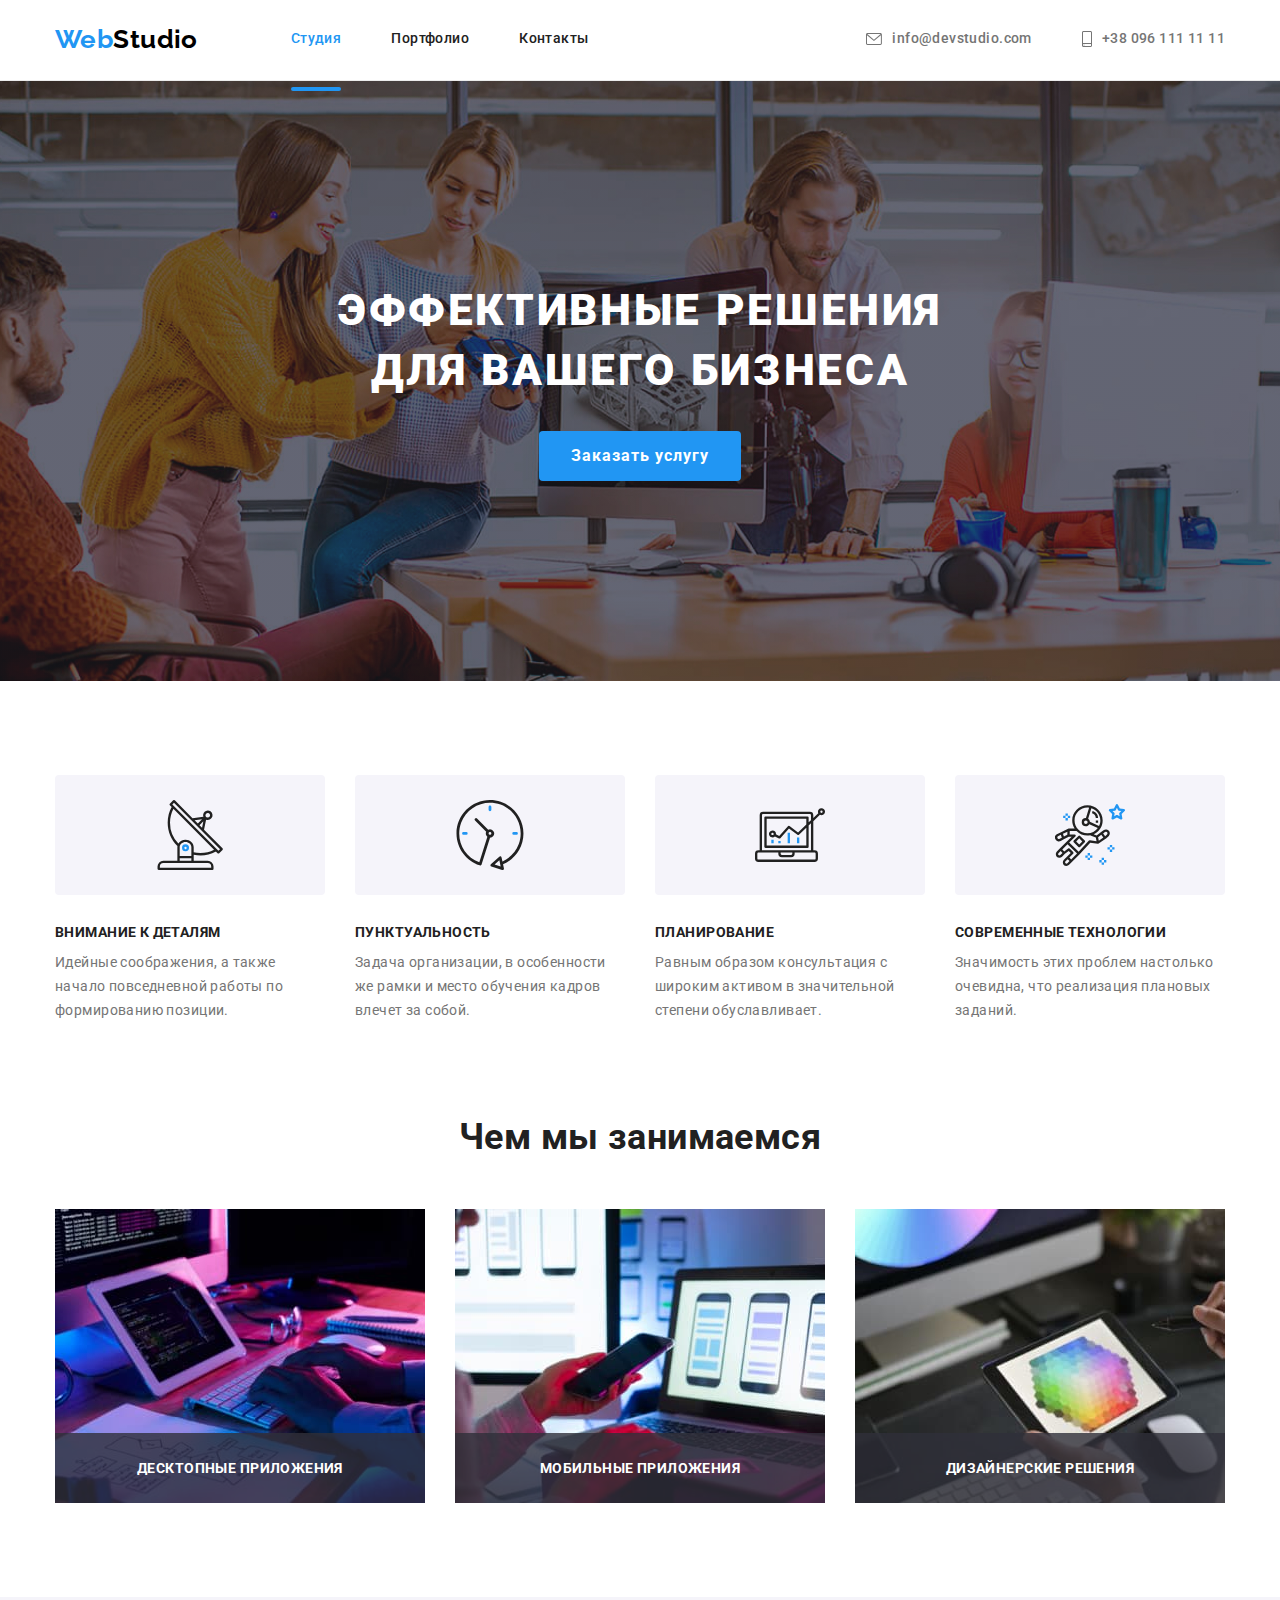
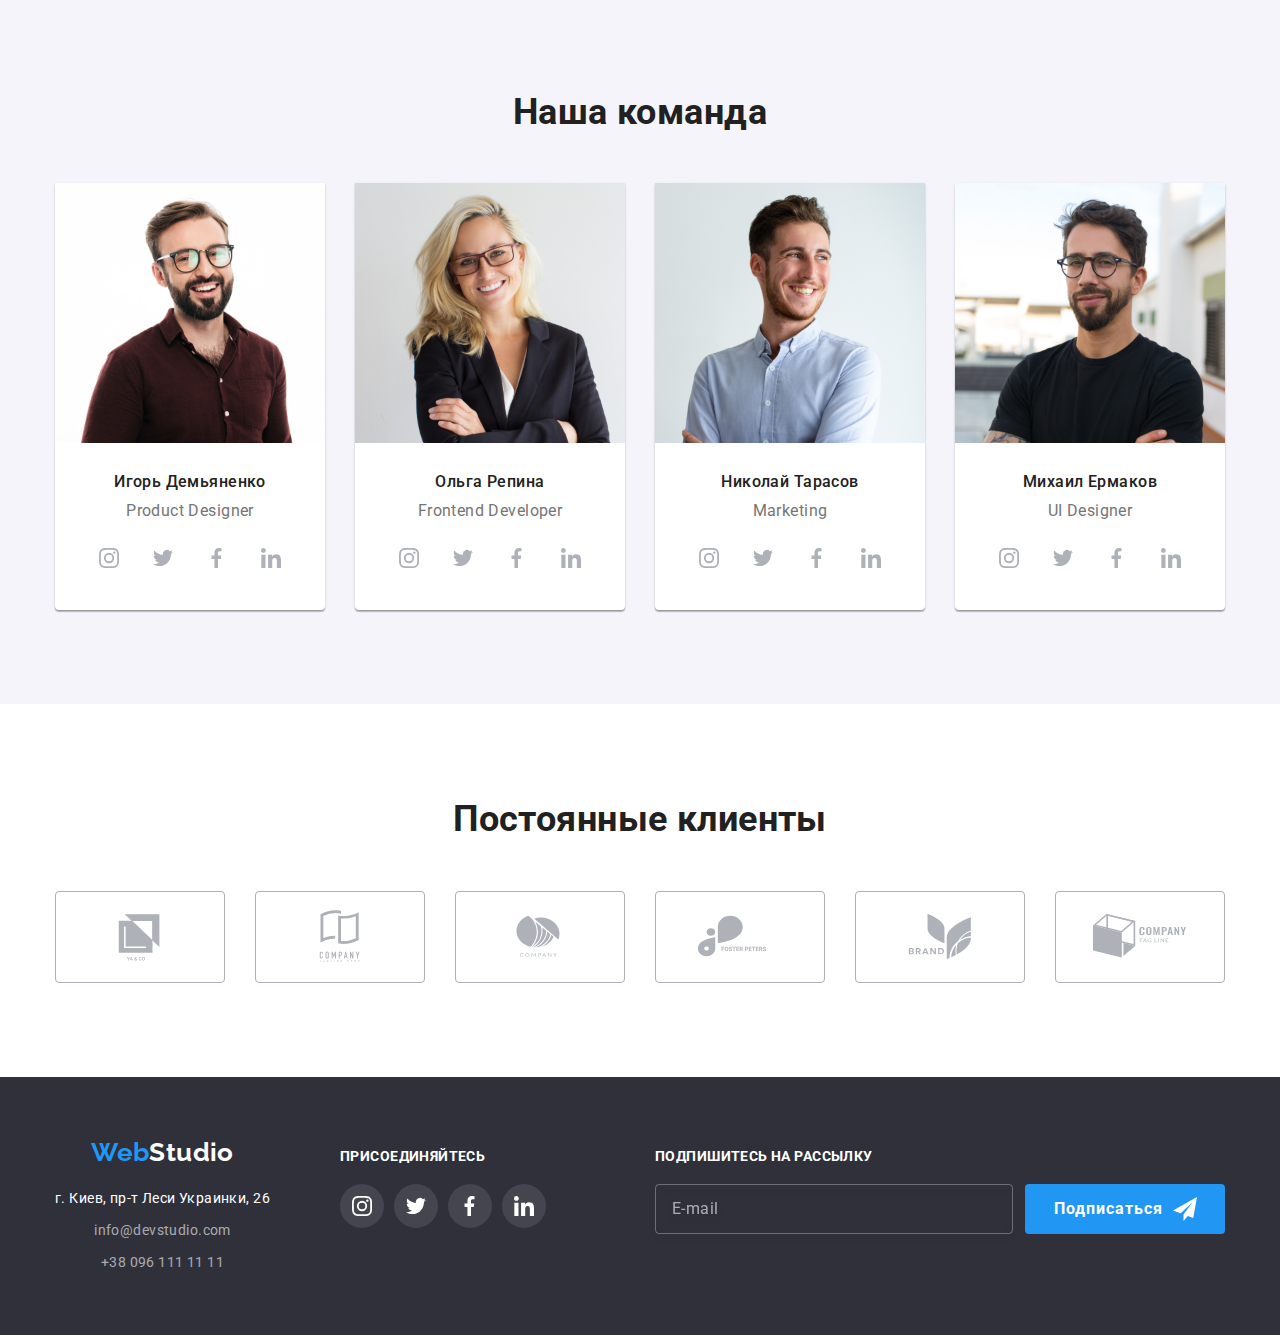
<file: index.html>
<!DOCTYPE html>
<html lang="ru">
  <head>
    <meta charset="UTF-8" />
    <meta http-equiv="X-UA-Compatible" content="IE=edge" />
    <meta name="viewport" content="width=device-width, initial-scale=1.0" />
    <title>Document</title>
    <link rel="preconnect" href="https://fonts.googleapis.com" />
    <link rel="preconnect" href="https://fonts.gstatic.com" crossorigin />
    <link
      href="https://fonts.googleapis.com/css2?family=Raleway:wght@700&family=Roboto:wght@400;500;700;900&display=swap"
      rel="stylesheet"
    />
    <link
      rel="stylesheet"
      href="https://cdnjs.cloudflare.com/ajax/libs/modern-normalize/1.1.0/modern-normalize.min.css"
    />
    <link rel="stylesheet" href="./css/main.min.css" />
  </head>
  <body>
    <!--верхушка сайта-->
    <header class="header">
      <div class="container header__container">
        <nav class="nav">
          <a class="logo link-l" href="./index.html" lang="en"
            ><span class="logo__word logo__word--color">Web</span>Studio</a
          >
          <ul class="site-nav list">
            <li class="item site-nav__item">
              <a class="site-nav__link link current" href="./index.html"
                >Студия</a
              >
            </li>
            <li class="item site-nav__item">
              <a class="site-nav__link link" href="./portfolio.html"
                >Портфолио</a
              >
            </li>
            <li class="item site-nav__item">
              <a class="site-nav__link link" href="">Контакты</a>
            </li>
          </ul>
        </nav>

        <ul class="list contacts header__contacts">
          <li class="item contacts__item">
            <a class="contacts__link link" href="mailto:info@devstudio.com">
              <svg class="contacts__icon" width="16" height="12">
                <use href="./symbol-defs.svg#icon-envelope"></use>
              </svg>
              info@devstudio.com</a
            >
          </li>
          <li class="item contacts__item">
            <a class="contacts__link link" href="tel:+380961111111">
              <svg class="contacts__icon" width="10" height="16">
                <use href="./symbol-defs.svg#icon-phone"></use>
              </svg>
              +38 096 111 11 11</a
            >
          </li>
        </ul>
      </div>

      <!-- MOBILE MENU -->
      <div class="container mob-menu">
        <div class="mobile-header">
          <a class="logo link-l" href="./index.html" lang="en"
            ><span class="logo__word logo__word--color">Web</span>Studio</a
          >
          <button type="button" class="btn-menu-open">
            <svg class="menu-icon" width="40" height="40">
              <use href="./symbol-defs.svg#icon-menu_40px"></use>
            </svg>
          </button>
        </div>
        <div class="site-menu is-hidden">
          <div class="additional-container-top">
            <button class="btn-menu-close">
              <svg class="menu-icon" width="40" height="40">
                <use href="./symbol-defs-1.svg#icon-close-btn"></use>
              </svg>
            </button>
            <ul class="site-menu__list list">
              <li class="item site-menu__item">
                <a class="site-menu__link link" href="./index.html">Студия</a>
              </li>
              <li class="item site-menu__item">
                <a class="site-menu__link link" href="./portfolio.html"
                  >Портфолио</a
                >
              </li>
              <li class="item site-menu__item">
                <a class="site-menu__link link" href="">Контакты</a>
              </li>
            </ul>
          </div>
          <div class="additional-container-bottom">
            <ul class="list menu-contacts">
              <li class="item menu-contacts__item menu-contacts__item-tell">
                <a class="menu-contacts__link link" href="tel:+380961111111">
                  +38 096 111 11 11</a
                >
              </li>
              <li class="item menu-contacts__item menu-contacts__item-email">
                <a
                  class="menu-contacts__link link"
                  href="mailto:info@devstudio.com"
                >
                  info@devstudio.com</a
                >
              </li>
            </ul>
            <ul class="media-links list">
              <li class="media-links__item instagram">
                <a href="" class="media-links__link link" lang="en"
                  >Instagram</a
                >
              </li>
              <li class="media-links__item twitter">
                <a href="" class="media-links__link link" lang="en">Twitter</a>
              </li>
              <li class="media-links__item facebook">
                <a href="" class="media-links__link link" lang="en">Facebook</a>
              </li>
              <li class="media-links__item">
                <a href="" class="media-links__link link" lang="en">Linkedin</a>
              </li>
            </ul>
          </div>
        </div>
      </div>
    </header>

    <!--Main body-->
    <main>
      <section class="hero">
        <div class="container">
          <h1 class="hero__title">Эффективные решения для вашего бизнеса</h1>
          <button class="hero__btn btn" type="button" data-modal-open>
            Заказать услугу
          </button>
        </div>
      </section>
      <!--Наши сильные стороны-->
      <section class="strength section">
        <div class="container strength-container">
          <!--Invisible h2-->
          <h2 class="strength__heading heading visually-hidden">
            Наши сильные стороны
          </h2>
          <ul class="features list">
            <li class="features__item">
              <div class="features__icon-bg">
                <svg class="features__icon" width="70" height="70">
                  <use href="./symbol-defs.svg#icon-satelite"></use>
                </svg>
              </div>
              <h3 class="features__title">Внимание к деталям</h3>
              <p class="features__text">
                Идейные соображения, а также начало повседневной работы по
                формированию позиции.
              </p>
            </li>
            <li class="features__item">
              <div class="features__icon-bg">
                <svg class="features__icon" width="70" height="70">
                  <use href="./symbol-defs.svg#icon-clock"></use>
                </svg>
              </div>
              <h3 class="features__title">Пунктуальность</h3>
              <p class="features__text">
                Задача организации, в особенности же рамки и место обучения
                кадров влечет за собой.
              </p>
            </li>
            <li class="features__item">
              <div class="features__icon-bg">
                <svg class="features__icon" width="70" height="70">
                  <use href="./symbol-defs.svg#icon-notebook"></use>
                </svg>
              </div>
              <h3 class="features__title">Планирование</h3>
              <p class="features__text">
                Равным образом консультация с широким активом в значительной
                степени обуславливает.
              </p>
            </li>
            <li class="features__item">
              <div class="features__icon-bg">
                <svg class="features__icon" width="70" height="70">
                  <use href="./symbol-defs.svg#icon-astronaut"></use>
                </svg>
              </div>
              <h3 class="features__title">Современные технологии</h3>
              <p class="features__text">
                Значимость этих проблем настолько очевидна, что реализация
                плановых заданий.
              </p>
            </li>
          </ul>
        </div>
      </section>

      <!--Чем мы занимаемся-->
      <section class="specification section">
        <div class="container">
          <h2 class="specification__heading heading">Чем мы занимаемся</h2>
          <ul class="services list">
            <li class="services__item item">
              <img
                srcset="./images/work1.jpg 1x, ./images/work1-2x.jpeg 2x"
                src="./images/work1.jpg"
                alt="Работа на планшете"
                width="370"
              />
              <p class="services__name">Десктопные приложения</p>
            </li>
            <li class="services__item item">
              <img
                srcset="./images/work2.jpg 1x, ./images/work2-2x.jpeg 2x"
                src="./images/work2.jpg"
                alt="Синхронизация с ноутбуком"
                width="370"
              />
              <p class="services__name">Мобильные приложения</p>
            </li>
            <li class="services__item item">
              <img
                srcset="./images/work3.jpg 1x, ./images/work3-2x.jpeg 2x"
                src="./images/work3.jpg"
                alt="Палитра цветов"
                width="370"
              />
              <p class="services__name">Дизайнерские решения</p>
            </li>
          </ul>
        </div>
      </section>

      <!--Наша команда-->
      <section class="team section">
        <div class="container team-container">
          <h2 class="heading">Наша команда</h2>
          <ul class="members list">
            <li class="members__item">
              <picture>
                <source
                  srcset="
                    ./images/demiyanenko.jpg    1x,
                    ./images/demiyanenko-2x.jpg 2x
                  "
                  media="(min-width: 270px)"
                />
                <source
                  srcset="
                    ./images/demiyanenko-tablet.jpg    1x,
                    ./images/demiyanenko-tablet-2x.jpg 2x
                  "
                  media="(min-width: 354px)"
                />
                <source
                  srcset="
                    ./images/demiyanenko-mob.jpg    1x,
                    ./images/demiyanenko-mob-2x.jpg 2x
                  "
                  media="(min-width: 450px)"
                />
                <img
                  src="./images/demiyanenko.jpg"
                  width="270"
                  alt="Игорь Демьяненко"
                  class="members__image"
                />
              </picture>
              <div class="member-info">
                <h3 class="member-info__name">Игорь Демьяненко</h3>
                <p lang="en" class="member-info__position">Product Designer</p>
                <ul class="socials member-info__socials list">
                  <li class="socials__item">
                    <a class="socials__link link" href="">
                      <svg class="socials__icon" width="20" height="20">
                        <use href="./symbol-defs.svg#icon-instagram"></use>
                      </svg>
                    </a>
                  </li>
                  <li class="socials__item">
                    <a class="socials__link link" href="">
                      <svg class="socials__icon" width="20" height="20">
                        <use href="./symbol-defs.svg#icon-twitter"></use>
                      </svg>
                    </a>
                  </li>
                  <li class="socials__item">
                    <a class="socials__link link" href="">
                      <svg class="socials__icon" width="20" height="20">
                        <use href="./symbol-defs.svg#icon-fb"></use>
                      </svg>
                    </a>
                  </li>
                  <li class="socials__item">
                    <a class="socials__link link" href="">
                      <svg class="socials__icon" width="20" height="20">
                        <use href="./symbol-defs.svg#icon-linkedin"></use>
                      </svg>
                    </a>
                  </li>
                </ul>
              </div>
            </li>
            <li class="members__item">
              <picture>
                <source
                  srcset="./images/repina.jpg 1x, ./images/repina-2x.jpg 2x"
                  media="(min-width: 270px)"
                />
                <source
                  srcset="
                    ./images/repina-tablet.jpg    1x,
                    ./images/repina-tablet-2x.jpg 2x
                  "
                  media="(min-width: 354px)"
                />
                <source
                  srcset="
                    ./images/repina-mob.jpg    1x,
                    ./images/repina-mob-2x.jpg 2x
                  "
                  media="(min-width: 450px)"
                />
                <img
                  src="./images/repina.jpg"
                  alt="Ольга Репина"
                  width="270"
                  class="members__image"
                />
              </picture>

              <div class="member-info">
                <h3 class="member-info__name">Ольга Репина</h3>
                <p lang="en" class="member-info__position">
                  Frontend Developer
                </p>
                <ul class="socials member-info__socials list">
                  <li class="socials__item">
                    <a class="socials__link link" href="">
                      <svg class="socials__icon" width="20" height="20">
                        <use href="./symbol-defs.svg#icon-instagram"></use>
                      </svg>
                    </a>
                  </li>
                  <li class="socials__item">
                    <a class="socials__link link" href="">
                      <svg class="socials__icon" width="20" height="20">
                        <use href="./symbol-defs.svg#icon-twitter"></use>
                      </svg>
                    </a>
                  </li>
                  <li class="socials__item">
                    <a class="socials__link link" href="">
                      <svg class="socials__icon" width="20" height="20">
                        <use href="./symbol-defs.svg#icon-fb"></use>
                      </svg>
                    </a>
                  </li>
                  <li class="socials__item">
                    <a class="socials__link link" href="">
                      <svg class="socials__icon" width="20" height="20">
                        <use href="./symbol-defs.svg#icon-linkedin"></use>
                      </svg>
                    </a>
                  </li>
                </ul>
              </div>
            </li>
            <li class="members__item">
              <picture>
                <source
                  srcset="./images/tarasov.jpg 1x, ./images/tarasov-2x.jpg 2x"
                  media="(min-width: 270px)"
                />
                <source
                  srcset="
                    ./images/tarasov-tablet.jpg    1x,
                    ./images/tarasov-tablet-2x.jpg 2x
                  "
                  media="(min-width: 354px)"
                />
                <source
                  srcset="
                    ./images/tarasov-mob.jpg    1x,
                    ./images/tarasov-mob-2x.jpg 2x
                  "
                  media="(min-width: 450px)"
                />
                <img
                  src="./images/tarasov.jpg"
                  alt="Николай Тарасов"
                  width="270"
                  class="members__image"
                />
              </picture>

              <div class="member-info">
                <h3 class="member-info__name">Николай Тарасов</h3>
                <p lang="en" class="member-info__position">Marketing</p>
                <ul class="socials member-info__socials list">
                  <li class="socials__item">
                    <a class="socials__link link" href="">
                      <svg class="socials__icon" width="20" height="20">
                        <use href="./symbol-defs.svg#icon-instagram"></use>
                      </svg>
                    </a>
                  </li>
                  <li class="socials__item">
                    <a class="socials__link link" href="">
                      <svg class="socials__icon" width="20" height="20">
                        <use href="./symbol-defs.svg#icon-twitter"></use>
                      </svg>
                    </a>
                  </li>
                  <li class="socials__item">
                    <a class="socials__link link" href="">
                      <svg class="socials__icon" width="20" height="20">
                        <use href="./symbol-defs.svg#icon-fb"></use>
                      </svg>
                    </a>
                  </li>
                  <li class="socials__item">
                    <a class="socials__link link" href="">
                      <svg class="socials__icon" width="20" height="20">
                        <use href="./symbol-defs.svg#icon-linkedin"></use>
                      </svg>
                    </a>
                  </li>
                </ul>
              </div>
            </li>
            <li class="members__item">
              <picture>
                <source
                  srcset="./images/ermakov.jpg 1x, ./images/ermakov-2-2x.jpg 2x"
                  media="(min-width: 270px)"
                />
                <source
                  srcset="
                    ./images/ermakov-tablet.jpg    1x,
                    ./images/ermakov-tablet-2x.jpg 2x
                  "
                  media="(min-width: 354px)"
                />
                <source
                  srcset="
                    ./images/ermakov-mob.jpg     1x,
                    ./images/ermakov-mob-2px.jpg 2x
                  "
                  media="(min-width: 450px)"
                />
                <img
                  src="./images/ermakov.jpg"
                  alt="Михаил Ермаков"
                  width="270"
                  class="members__image"
                />
              </picture>

              <div class="member-info">
                <h3 class="member-info__name">Михаил Ермаков</h3>
                <p lang="en" class="member-info__position">UI Designer</p>
                <ul class="socials member-info__socials list">
                  <li class="socials__item">
                    <a class="socials__link link" href="">
                      <svg class="socials__icon" width="20" height="20">
                        <use href="./symbol-defs.svg#icon-instagram"></use>
                      </svg>
                    </a>
                  </li>
                  <li class="socials__item">
                    <a class="socials__link link" href="">
                      <svg class="socials__icon" width="20" height="20">
                        <use href="./symbol-defs.svg#icon-twitter"></use>
                      </svg>
                    </a>
                  </li>
                  <li class="socials__item">
                    <a class="socials__link link" href="">
                      <svg class="socials__icon" width="20" height="20">
                        <use href="./symbol-defs.svg#icon-fb"></use>
                      </svg>
                    </a>
                  </li>
                  <li class="socials__item">
                    <a class="socials__link link" href="">
                      <svg class="socials__icon" width="20" height="20">
                        <use href="./symbol-defs.svg#icon-linkedin"></use>
                      </svg>
                    </a>
                  </li>
                </ul>
              </div>
            </li>
          </ul>
        </div>
      </section>

      <!--PERMANENT CLIENTS-->

      <section class="clients section">
        <div class="permanent-clients container">
          <h2 class="heading mobile-heading">Постоянные клиенты</h2>
          <ul class="clients-list list">
            <li class="clients-item">
              <a class="clients-site link" href="">
                <svg class="clients-icon" width="106" height="60">
                  <use href="./symbol-defs.svg#icon-yaco"></use>
                </svg>
              </a>
            </li>
            <li class="clients-item">
              <a class="clients-site link" href="">
                <svg class="clients-icon" width="106" height="60">
                  <use href="./symbol-defs.svg#icon-herb"></use>
                </svg>
              </a>
            </li>
            <li class="clients-item">
              <a class="clients-site link" href="">
                <svg class="clients-icon" width="106" height="60">
                  <use href="./symbol-defs.svg#icon-company"></use>
                </svg>
              </a>
            </li>
            <li class="clients-item">
              <a class="clients-site link" href="">
                <svg class="clients-icon" width="106" height="60">
                  <use href="./symbol-defs.svg#icon-foster"></use>
                </svg>
              </a>
            </li>
            <li class="clients-item">
              <a class="clients-site link" href="">
                <svg class="clients-icon" width="106" height="60">
                  <use href="./symbol-defs.svg#icon-brand"></use>
                </svg>
              </a>
            </li>
            <li class="clients-item">
              <a class="clients-site link" href="">
                <svg class="clients-icon" width="106" height="60">
                  <use href="./symbol-defs.svg#icon-tag-line"></use>
                </svg>
              </a>
            </li>
          </ul>
        </div>
      </section>
    </main>

    <!--Footer-->
    <footer class="footer">
      <div class="container">
        <div class="container-address">
          <a class="logo link-l" href="./index.html" lang="en"
            ><span class="logo__word logo__word--color">Web</span
            ><span class="studio">Studio</span></a
          >
          <address class="address">
            <ul class="address-list list">
              <li class="address-item">
                <a
                  class="address-link link"
                  href="https://www.google.com/maps/d/viewer?mid=10uSM3H-mIU3GznYo2szRIEphczw&hl=en_US&ll=50.42732700000001%2C30.538092&z=17"
                  target="_blank"
                  rel="nofollow noopener noreferrer"
                >
                  г. Киев, пр-т Леси Украинки, 26</a
                >
              </li>
              <li class="address-item">
                <a class="contacts-link link" href="mailto:info@devstudio.com"
                  >info@devstudio.com</a
                >
              </li>
              <li class="address-item">
                <a class="contacts-link link" href="tel:+380961111111"
                  >+38 096 111 11 11</a
                >
              </li>
            </ul>
          </address>
        </div>
        <div class="container-media">
          <p class="media-header">Присоединяйтесь</p>
          <ul class="media-list list">
            <li class="media-item">
              <a class="media-link link" href="">
                <svg class="media-icon" width="20" height="20">
                  <use href="./symbol-defs.svg#icon-instagram"></use>
                </svg>
              </a>
            </li>
            <li class="media-item">
              <a class="media-link link" href="">
                <svg class="media-icon" width="20" height="20">
                  <use href="./symbol-defs.svg#icon-twitter"></use>
                </svg>
              </a>
            </li>
            <li class="media-item">
              <a class="media-link link" href="">
                <svg class="media-icon" width="20px" height="20px">
                  <use href="./symbol-defs.svg#icon-fb"></use>
                </svg>
              </a>
            </li>
            <li class="media-item">
              <a class="media-link link" href="">
                <svg class="media-icon" width="20px" height="20px">
                  <use href="./symbol-defs.svg#icon-linkedin"></use>
                </svg>
              </a>
            </li>
          </ul>
        </div>
        <div class="email-accept">
          <p class="subscribe media-header">Подпишитесь на рассылку</p>
          <form class="subscribe-form">
            <input
              type="email"
              class="email-info"
              placeholder="E-mail"
              required=""
            />
            <button class="email-btn btn" type="submit">
              Подписаться
              <svg class="email-btn-icon" width="24" height="24">
                <use href="./symbol-defs.svg#icon-icon-send"></use>
              </svg>
            </button>
          </form>
        </div>
      </div>
    </footer>

    <!--MODAL WINDOW-->

    <div class="backdrop is-hidden" data-modal>
      <div class="modal">
        <p class="modal-title">Оставьте свои данные, мы вам перезвоним</p>
        <form class="personal-info">
          <label class="name-label label"
            >Имя
            <div class="input-wrap">
              <input
                type="text"
                name="name"
                class="name-input input"
                required
              />
              <svg class="input-icon" width="18" height="18">
                <use href="./symbol-defs.svg#icon-person-black-modal"></use>
              </svg>
            </div>
          </label>
          <label for="tel" class="tel-label label">Телефон</label>
          <div class="input-wrap">
            <input
              type="tel"
              name="tel"
              id="tel"
              class="tel-input input"
              required
            />
            <svg class="input-icon" width="18" height="18">
              <use href="./symbol-defs.svg#icon-phone-black-modal"></use>
            </svg>
          </div>
          <label for="modal__email-info" class="email-label label">Почта</label>
          <div class="input-wrap">
            <input
              type="email"
              name="email"
              id="modal__email-info"
              class="email-input input"
              required
            />
            <svg class="input-icon" width="18" height="18">
              <use href="./symbol-defs.svg#icon-email-black-modal"></use>
            </svg>
          </div>
          <label for="textarea" class="textarea-label label">Комментарий</label>
          <textarea
            name="textarea"
            class="textarea input"
            id="textarea"
            placeholder="Введите текст"
            required
          ></textarea>
          <div class="checkbox-wrap">
            <input
              type="checkbox"
              name="checkbox"
              id="checkbox"
              class="checkbox-input visually-hidden"
              required
            />
            <label for="checkbox" class="checkbox-label">
              <span
                ><svg class="checked-icon" width="16" height="15">
                  <use href="./symbol-defs.svg#icon-icon-check"></use></svg
              ></span>
              Соглашаюсь с рассылкой и принимаю&nbsp;
              <a class="link terms" href="">Условия договора</a>
            </label>
          </div>
          <button class="submit-btn btn" type="submit">Отправить</button>
        </form>
        <button class="btn-modal" type="button" data-modal-close>
          <svg class="btn-icon" width="18" height="18">
            <use href="./symbol-defs-1.svg#icon-close-btn"></use>
          </svg>
        </button>
      </div>
    </div>
    <script src="./js/modal.js"></script>
    <script src="./js/menu.js"></script>
  </body>
</html>
</file>
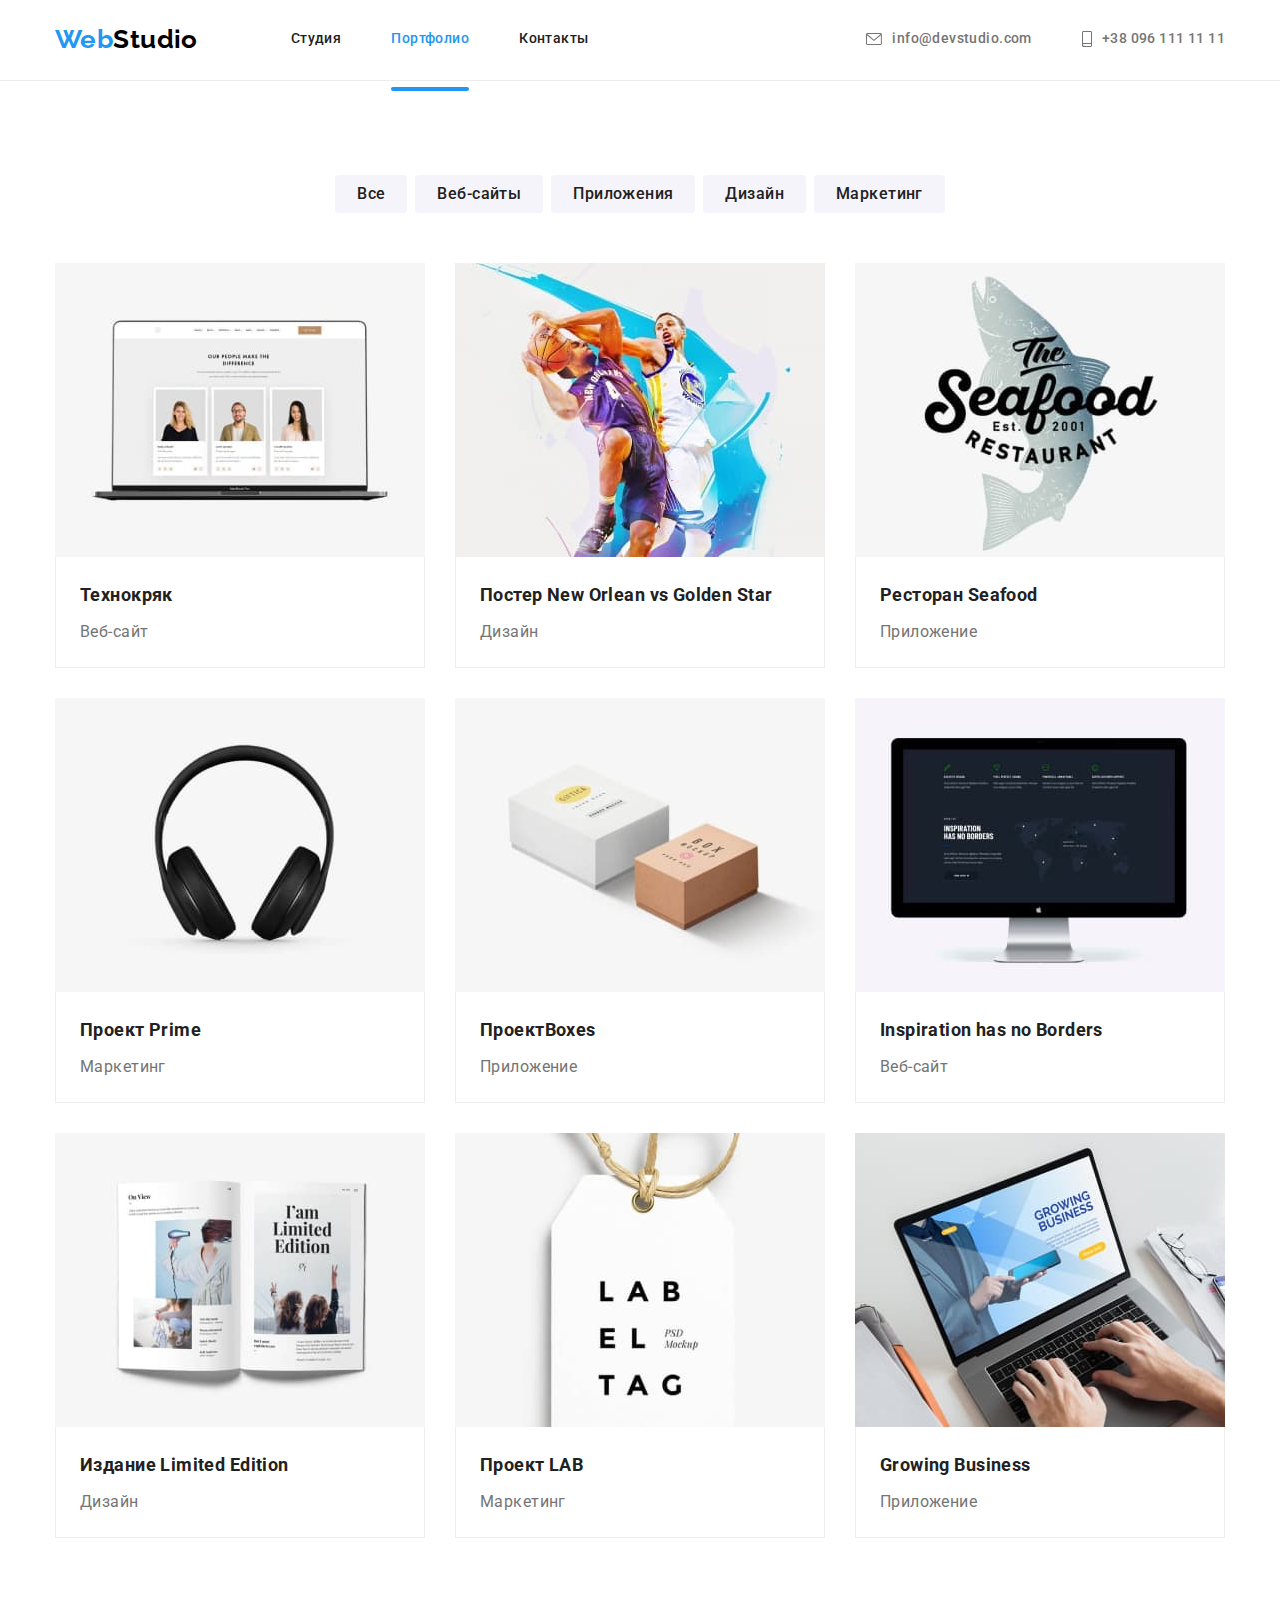
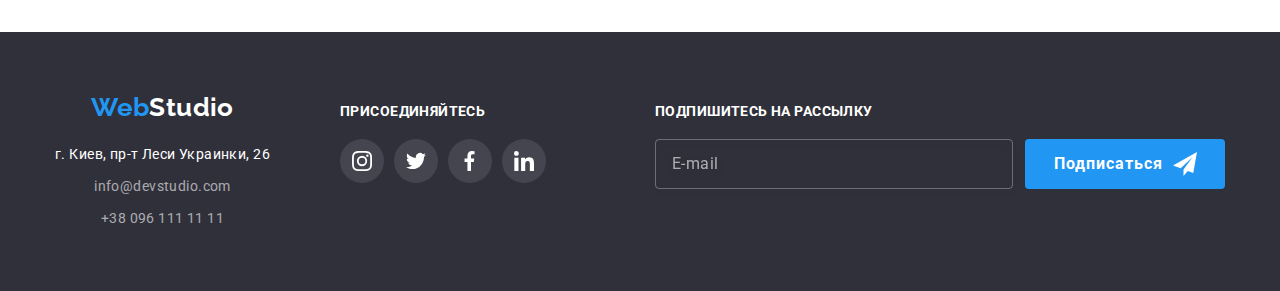
<file: portfolio.html>
<!DOCTYPE html>
<html lang="ru">
  <head>
    <meta charset="UTF-8" />
    <meta http-equiv="X-UA-Compatible" content="IE=edge" />
    <meta name="viewport" content="width=device-width, initial-scale=1.0" />
    <title>Document</title>
    <link rel="preconnect" href="https://fonts.googleapis.com" />
    <link rel="preconnect" href="https://fonts.gstatic.com" crossorigin />
    <link
      href="https://fonts.googleapis.com/css2?family=Raleway:wght@700&family=Roboto:wght@400;500;700;900&display=swap"
      rel="stylesheet"
    />
    <link
      rel="stylesheet"
      href="https://cdnjs.cloudflare.com/ajax/libs/modern-normalize/1.1.0/modern-normalize.min.css"
    />
    <link rel="stylesheet" href="./css/main.min.css" />
  </head>
  <body>
    <!--верхушка сайта-->
    <header class="header">
      <div class="container header__container">
        <nav class="nav">
          <a class="logo link-l" href="./index.html" lang="en"
            ><span class="logo__word logo__word--color">Web</span>Studio</a
          >
          <ul class="site-nav list">
            <li class="item site-nav__item">
              <a class="site-nav__link link" href="./index.html">Студия</a>
            </li>
            <li class="item site-nav__item">
              <a class="site-nav__link link current" href="./portfolio.html"
                >Портфолио</a
              >
            </li>
            <li class="item site-nav__item">
              <a class="site-nav__link link" href="">Контакты</a>
            </li>
          </ul>
        </nav>

        <ul class="list contacts header__contacts">
          <li class="item contacts__item">
            <a class="contacts__link link" href="mailto:info@devstudio.com">
              <svg class="contacts__icon" width="16" height="12">
                <use href="./symbol-defs.svg#icon-envelope"></use>
              </svg>
              info@devstudio.com</a
            >
          </li>
          <li class="item contacts__item">
            <a class="contacts__link link" href="tel:+380961111111">
              <svg class="contacts__icon" width="10" height="16">
                <use href="./symbol-defs.svg#icon-phone"></use>
              </svg>
              +38 096 111 11 11</a
            >
          </li>
        </ul>
      </div>

      <!-- MOBILE MENU -->
      <div class="container mob-menu">
        <div class="mobile-header">
          <a class="logo link-l" href="./index.html" lang="en"
            ><span class="logo__word logo__word--color">Web</span>Studio</a
          >
          <button type="button" class="btn-menu-open">
            <svg class="menu-icon" width="40" height="40">
              <use href="./symbol-defs.svg#icon-menu_40px"></use>
            </svg>
          </button>
        </div>
        <div class="site-menu is-hidden">
          <div class="additional-container-top">
            <button class="btn-menu-close">
              <svg class="menu-icon" width="40" height="40">
                <use href="./symbol-defs-1.svg#icon-close-btn"></use>
              </svg>
            </button>
            <ul class="site-menu__list list">
              <li class="item site-menu__item">
                <a class="site-menu__link link current" href="./index.html"
                  >Студия</a
                >
              </li>
              <li class="item site-menu__item">
                <a class="site-menu__link link" href="./portfolio.html"
                  >Портфолио</a
                >
              </li>
              <li class="item site-menu__item">
                <a class="site-menu__link link" href="">Контакты</a>
              </li>
            </ul>
          </div>
          <div class="additional-container-bottom">
            <ul class="list menu-contacts">
              <li class="item menu-contacts__item menu-contacts__item-tell">
                <a class="menu-contacts__link link" href="tel:+380961111111">
                  +38 096 111 11 11</a
                >
              </li>
              <li class="item menu-contacts__item menu-contacts__item-email">
                <a
                  class="menu-contacts__link link"
                  href="mailto:info@devstudio.com"
                >
                  info@devstudio.com</a
                >
              </li>
            </ul>
            <ul class="media-links list">
              <li class="media-links__item instagram">
                <a href="" class="media-links__link link" lang="en"
                  >Instagram</a
                >
              </li>
              <li class="media-links__item twitter">
                <a href="" class="media-links__link link" lang="en">Twitter</a>
              </li>
              <li class="media-links__item facebook">
                <a href="" class="media-links__link link" lang="en">Facebook</a>
              </li>
              <li class="media-links__item">
                <a href="" class="media-links__link link" lang="en">Linkedin</a>
              </li>
            </ul>
          </div>
        </div>
      </div>
    </header>

    <!--MAIN-->

    <!--HIDDEN H1-->

    <main>
      <section class="examples section">
        <div class="container">
          <h1 class="options visually-hidden">Наши проекты</h1>
          <ul class="options-list list">
            <li class="options-item">
              <button type="button" class="options-btn">Все</button>
            </li>
            <li class="options-item">
              <button type="button" class="options-btn">Веб-сайты</button>
            </li>
            <li class="options-item">
              <button type="button" class="options-btn">Приложения</button>
            </li>
            <li class="options-item">
              <button type="button" class="options-btn">Дизайн</button>
            </li>
            <li class="options-item">
              <button type="button" class="options-btn">Маркетинг</button>
            </li>
          </ul>

          <ul class="projects-list list">
            <li class="projects-item">
              <a href="" class="projects-link link-p">
                <div class="add-text">
                  <picture>
                    <source
                      srcset="
                        ./images/notebook.jpg        1x,
                        ./images/notebook-2x-min.jpg 2x
                      "
                      media="(min-width: 270px)"
                    />
                    <source
                      srcset="
                        ./images/notebook-tabl-min.jpg    1x,
                        ./images/notebook-tabl-2x-min.jpg 2x
                      "
                      media="(min-width: 354px)"
                    />
                    <source
                      srcset="
                        ./images/notebook-mob-min.jpg    1x,
                        ./images/notebook-mob-2x-min.jpg 2x
                      "
                      media="(min-width: 450px)"
                    />
                    <img
                      src="./images/notebook.jpg"
                      alt="Технокряк"
                      class="projects-image"
                    />
                  </picture>
                  <p class="text-info">
                    Ресурс предлагает комплексные предложения с разным уровнем
                    функционала и сервисов. Все это позволит посетителю получить
                    исчерпывающие сведения о компании или частном лице.
                  </p>
                </div>
                <div class="projects-description">
                  <h2 class="projects-heading">Технокряк</h2>
                  <p class="projects-text">Веб-сайт</p>
                </div>
              </a>
            </li>
            <li class="projects-item">
              <a href="" class="projects-link link-p">
                <div class="add-text">
                  <picture>
                    <source
                      srcset="
                        ./images/baseball.jpg        1x,
                        ./images/baseball-2x-min.jpg 2x
                      "
                      media="(min-width: 270px)"
                    />
                    <source
                      srcset="
                        ./images/baseball-tabl-min.jpg    1x,
                        ./images/baseball-tabl-2x-min.jpg 2x
                      "
                      media="(min-width: 354px)"
                    />
                    <source
                      srcset="
                        ./images/baseball-mob-min.jpg    1x,
                        ./images/baseball-mob-2x-min.jpg 2x
                      "
                      media="(min-width: 450px)"
                    />
                    <img
                      src="./images/baseball.jpg"
                      alt="Постер"
                      class="projects-image"
                    />
                  </picture>

                  <p class="text-info">
                    Ресурс предлагает комплексные предложения с разным уровнем
                    функционала и сервисов. Все это позволит посетителю получить
                    исчерпывающие сведения о компании или частном лице.
                  </p>
                </div>
                <div class="projects-description">
                  <h2 class="projects-heading">
                    Постер <span lang="en">New Orlean vs Golden Star</span>
                  </h2>
                  <p class="projects-text">Дизайн</p>
                </div>
              </a>
            </li>
            <li class="projects-item">
              <a href="" class="projects-link link-p">
                <div class="add-text">
                  <picture>
                    <source
                      srcset="
                        ./images/seafood-restaurant.jpg        1x,
                        ./images/seafood-restaurant-2x-min.jpg 2x
                      "
                      media="(min-width: 270px)"
                    />
                    <source
                      srcset="
                        ./images/seafood-restaurant-tabl-min.jpg    1x,
                        ./images/seafood-restaurant-tabl-2x-min.jpg 2x
                      "
                      media="(min-width: 354px)"
                    />
                    <source
                      srcset="
                        ./images/seafood-restaurant-mob-min.jpg    1x,
                        ./images/seafood-restaurant-mob-2x-min.jpg 2x
                      "
                      media="(min-width: 450px)"
                    />
                    <img
                      src="./images/seafood-restaurant.jpg"
                      alt="Лого ресторана"
                      class="projects-image"
                    />
                  </picture>

                  <p class="text-info">
                    Ресурс предлагает комплексные предложения с разным уровнем
                    функционала и сервисов. Все это позволит посетителю получить
                    исчерпывающие сведения о компании или частном лице.
                  </p>
                </div>
                <div class="projects-description">
                  <h2 class="projects-heading">
                    Ресторан <span lang="en">Seafood</span>
                  </h2>
                  <p class="projects-text">Приложение</p>
                </div>
              </a>
            </li>
            <li class="projects-item">
              <a href="" class="projects-link link-p">
                <div class="add-text">
                  <picture>
                    <source
                      srcset="
                        ./images/headphones.jpg    1x,
                        ./images/headphones-2x.jpg 2x
                      "
                      media="(min-width: 270px)"
                    />
                    <source
                      srcset="
                        ./images/headphones-tabl.jpg    1x,
                        ./images/headphones-tabl-2x.jpg 2x
                      "
                      media="(min-width: 354px)"
                    />
                    <source
                      srcset="
                        ./images/headphones-mob.jpg    1x,
                        ./images/headphones-mob-2x.jpg 2x
                      "
                      media="(min-width: 450px)"
                    />
                    <img
                      src="./images/headphones.jpg"
                      alt="Наушники"
                      class="projects-image"
                    />
                  </picture>

                  <p class="text-info">
                    Ресурс предлагает комплексные предложения с разным уровнем
                    функционала и сервисов. Все это позволит посетителю получить
                    исчерпывающие сведения о компании или частном лице.
                  </p>
                </div>
                <div class="projects-description">
                  <h2 class="projects-heading">
                    Проект <span lang="en">Prime</span>
                  </h2>
                  <p class="projects-text">Маркетинг</p>
                </div>
              </a>
            </li>
            <li class="projects-item">
              <a href="" class="projects-link link-p">
                <div class="add-text">
                  <picture>
                    <source
                      srcset="
                        ./images/boxes.jpg        1x,
                        ./images/boxes-2x-min.jpg 2x
                      "
                      media="(min-width: 270px)"
                    />
                    <source
                      srcset="
                        ./images/boxes-tabl-min.jpg    1x,
                        ./images/boxes-tabl-2x-min.jpg 2x
                      "
                      media="(min-width: 354px)"
                    />
                    <source
                      srcset="
                        ./images/boxes-mob-min.jpg    1x,
                        ./images/boxes-mob-2x-min.jpg 2x
                      "
                      media="(min-width: 450px)"
                    />
                    <img
                      src="./images/boxes.jpg"
                      alt="Коробки"
                      class="projects-image"
                    />
                  </picture>

                  <p class="text-info">
                    Ресурс предлагает комплексные предложения с разным уровнем
                    функционала и сервисов. Все это позволит посетителю получить
                    исчерпывающие сведения о компании или частном лице.
                  </p>
                </div>
                <div class="projects-description">
                  <h2 class="projects-heading">
                    Проект<span lang="en">Boxes</span>
                  </h2>
                  <p class="projects-text">Приложение</p>
                </div>
              </a>
            </li>
            <li class="projects-item">
              <a href="" class="projects-link link-p">
                <div class="add-text">
                  <picture>
                    <source
                      srcset="
                        ./images/no-borders.jpg    1x,
                        ./images/no-borders-2x.jpg 2x
                      "
                      media="(min-width: 270px)"
                    />
                    <source
                      srcset="
                        ./images/no-borders-tabl.jpg        1x,
                        ./images/no-borders-tabl-2x-min.jpg 2x
                      "
                      media="(min-width: 354px)"
                    />
                    <source
                      srcset="
                        ./images/no-borders-mob.jpg    1x,
                        ./images/no-borders-mob-2x.jpg 2x
                      "
                      media="(min-width: 450px)"
                    />
                    <img
                      src="./images/no-borders.jpg"
                      alt="Экран компьютера"
                      class="projects-image"
                    />
                  </picture>

                  <p class="text-info">
                    Ресурс предлагает комплексные предложения с разным уровнем
                    функционала и сервисов. Все это позволит посетителю получить
                    исчерпывающие сведения о компании или частном лице.
                  </p>
                </div>
                <div class="projects-description">
                  <h2 lang="en" class="projects-heading">
                    Inspiration has no Borders
                  </h2>
                  <p class="projects-text">Веб-сайт</p>
                </div>
              </a>
            </li>
            <li class="projects-item">
              <a href="" class="projects-link link-p">
                <div class="add-text">
                  <picture>
                    <source
                      srcset="
                        ./images/limited-edition.jpg    1x,
                        ./images/limited-edition-2x.jpg 2x
                      "
                      media="(min-width: 270px)"
                    />
                    <source
                      srcset="
                        ./images/limited-edition-tabl.jpg    1x,
                        ./images/limited-edition-tabl-2x.jpg 2x
                      "
                      media="(min-width: 354px)"
                    />
                    <source
                      srcset="
                        ./images/limited-edition-mob.jpg    1x,
                        ./images/limited-edition-mob-2x.jpg 2x
                      "
                      media="(min-width: 450px)"
                    />
                    <img
                      src="./images/limited-edition.jpg"
                      alt="Журнал"
                      class="projects-image"
                    />
                  </picture>

                  <p class="text-info">
                    Ресурс предлагает комплексные предложения с разным уровнем
                    функционала и сервисов. Все это позволит посетителю получить
                    исчерпывающие сведения о компании или частном лице.
                  </p>
                </div>
                <div class="projects-description">
                  <h2 class="projects-heading">
                    Издание <span lang="en">Limited Edition</span>
                  </h2>
                  <p class="projects-text">Дизайн</p>
                </div>
              </a>
            </li>
            <li class="projects-item">
              <a href="" class="projects-link link-p">
                <div class="add-text">
                  <picture>
                    <source
                      srcset="./images/lab.jpg 1x, ./images/lab-2x.jpg 2x"
                      media="(min-width: 270px)"
                    />
                    <source
                      srcset="
                        ./images/lab-tabl.jpg    1x,
                        ./images/lab-tabl-2x.jpg 2x
                      "
                      media="(min-width: 354px)"
                    />
                    <source
                      srcset="
                        ./images/lab-mob.jpg    1x,
                        ./images/lab-mob-2x.jpg 2x
                      "
                      media="(min-width: 450px)"
                    />
                    <img
                      src="./images/lab.jpg"
                      alt="Этикетка"
                      class="projects-image"
                    />
                  </picture>

                  <p class="text-info">
                    Ресурс предлагает комплексные предложения с разным уровнем
                    функционала и сервисов. Все это позволит посетителю получить
                    исчерпывающие сведения о компании или частном лице.
                  </p>
                </div>
                <div class="projects-description">
                  <h2 class="projects-heading">
                    Проект <span lang="en">LAB</span>
                  </h2>
                  <p class="projects-text">Маркетинг</p>
                </div>
              </a>
            </li>
            <li class="projects-item">
              <a href="" class="projects-link link-p">
                <div class="add-text">
                  <picture>
                    <source
                      srcset="
                        ./images/growing-business.jpg        1x,
                        ./images/growing-business-2x-min.jpg 2x
                      "
                      media="(min-width: 270px)"
                    />
                    <source
                      srcset="
                        ./images/growing-business-tabl.jpg    1x,
                        ./images/growing-business-tabl-2x.jpg 2x
                      "
                      media="(min-width: 354px)"
                    />
                    <source
                      srcset="
                        ./images/growing-business-mob.jpg    1x,
                        ./images/growing-business-mob-2x.jpg 2x
                      "
                      media="(min-width: 450px)"
                    />
                    <img
                      src="./images/growing-business.jpg"
                      alt="Рабочий процесс"
                      class="projects-image"
                    />
                  </picture>

                  <p class="text-info">
                    Ресурс предлагает комплексные предложения с разным уровнем
                    функционала и сервисов. Все это позволит посетителю получить
                    исчерпывающие сведения о компании или частном лице.
                  </p>
                </div>
                <div class="projects-description">
                  <h2 lang="en" class="projects-heading">Growing Business</h2>
                  <p class="projects-text">Приложение</p>
                </div>
              </a>
            </li>
          </ul>
        </div>
      </section>
    </main>

    <!--Footer-->
    <footer class="footer">
      <div class="container">
        <div class="container-address">
          <a class="logo link-l" href="./index.html" lang="en"
            ><span class="logo__word logo__word--color">Web</span
            ><span class="studio">Studio</span></a
          >
          <address class="address">
            <ul class="address-list list">
              <li class="address-item">
                <a
                  class="address-link link"
                  href="https://www.google.com/maps/d/viewer?mid=10uSM3H-mIU3GznYo2szRIEphczw&hl=en_US&ll=50.42732700000001%2C30.538092&z=17"
                  target="_blank"
                  rel="nofollow noopener noreferrer"
                >
                  г. Киев, пр-т Леси Украинки, 26</a
                >
              </li>
              <li class="address-item">
                <a class="contacts-link link" href="mailto:info@devstudio.com"
                  >info@devstudio.com</a
                >
              </li>
              <li class="address-item">
                <a class="contacts-link link" href="tel:+380961111111"
                  >+38 096 111 11 11</a
                >
              </li>
            </ul>
          </address>
        </div>
        <div class="container-media">
          <p class="media-header">Присоединяйтесь</p>
          <ul class="media-list list">
            <li class="media-item">
              <a class="media-link link" href="">
                <svg class="media-icon" width="20" height="20">
                  <use href="./symbol-defs.svg#icon-instagram"></use>
                </svg>
              </a>
            </li>
            <li class="media-item">
              <a class="media-link link" href="">
                <svg class="media-icon" width="20" height="20">
                  <use href="./symbol-defs.svg#icon-twitter"></use>
                </svg>
              </a>
            </li>
            <li class="media-item">
              <a class="media-link link" href="">
                <svg class="media-icon" width="20px" height="20px">
                  <use href="./symbol-defs.svg#icon-fb"></use>
                </svg>
              </a>
            </li>
            <li class="media-item">
              <a class="media-link link" href="">
                <svg class="media-icon" width="20px" height="20px">
                  <use href="./symbol-defs.svg#icon-linkedin"></use>
                </svg>
              </a>
            </li>
          </ul>
        </div>
        <div class="email-accept">
          <p class="subscribe media-header">Подпишитесь на рассылку</p>
          <form class="subscribe-form">
            <input
              type="email"
              class="email-info"
              placeholder="E-mail"
              required
            />
            <button class="email-btn btn" type="submit">
              Подписаться
              <svg class="email-btn-icon" width="24" height="24">
                <use href="./symbol-defs.svg#icon-icon-send"></use>
              </svg>
            </button>
          </form>
        </div>
      </div>
    </footer>
    <script src="./js/menu.js"></script>
  </body>
</html>
</file>
<file: css/main.min.css>
.email-btn,.services__name{display:flex;justify-content:center;align-items:center}:root{--add-color: #2f303a;--accent-color: #2196f3;--add-font-color: #ffffff;--main-font-color: #212121;--text-font-color: #757575;--team-bgr-color: #f5f4fa;--logo-color: #000000;--focus-color: #188ce8;--header-border: #ececec;--portfolio-borders: #eeeeee;--icon-color: #afb1b8;--footer-icon-color: rgba(255, 255, 255, 0.1)}body{font-family:"Roboto",sans-serif;color:var(--main-font-color);font-size:14px;letter-spacing:.03em;background-color:var(--add-font-color)}.visually-hidden{position:absolute;width:1px;height:1px;margin:-1px;border:0;padding:0;white-space:nowrap;clip-path:inset(100%);clip:rect(0 0 0 0);overflow:hidden}img{display:block;max-width:100%;height:auto;width:100%}h1,h2,h3,ul,p{margin:0;padding:0}.list{list-style-type:none;margin:0;padding:0}body.modal-open{overflow:hidden}.section{padding-top:60px;padding-bottom:60px}@media screen and (min-width: 1200px){.section{padding-top:94px;padding-bottom:94px}}.item:first-child{margin-left:0px}.heading{font-size:36px;font-weight:700;line-height:1.17;margin-bottom:50px;text-align:center}@media screen and (max-width: 1200px){.heading{font-size:28px}}.container{margin-left:auto;margin-right:auto;width:100%;padding-left:15px;padding-right:15px}@media screen and (min-width: 480px){.container{max-width:480px}}@media screen and (min-width: 768px){.container{max-width:768px}}@media screen and (min-width: 1200px){.container{max-width:1200px}}.btn{font-family:inherit;font-size:16px;font-weight:700;line-height:1.88;letter-spacing:.06em;cursor:pointer;min-width:200px;background-color:var(--accent-color);color:var(--add-font-color);border:none;border-radius:4px;padding:10px 32px;transition:background-color 250ms cubic-bezier(0.4, 0, 0.2, 1)}.btn:hover,.btn:focus{background-color:var(--focus-color)}.header{border-bottom:1px solid var(--header-border)}@media screen and (min-width: 768px){.header{padding-top:26px;padding-bottom:26px}}@media screen and (min-width: 768px){.header{padding-top:24px;padding-bottom:25px}}.header>.header__container,.site-nav{display:flex;align-items:center}.link,.link-p,.link-l{text-decoration:none;color:inherit;display:block}.logo{font-family:"Raleway";font-size:26px;font-weight:700;line-height:1.19;color:var(--logo-color);padding-top:16px;padding-bottom:16px}@media screen and (min-width: 768px){.logo{padding-top:0;padding-bottom:0}}.logo__word--color{color:var(--accent-color)}@media screen and (min-width: 768px){.mob-menu{display:none}}.btn-menu-open{display:block;margin-left:auto;border:none;background-color:var(--add-font-color)}.btn-menu-open:hover,.btn-menu-open:focus{color:var(--accent-color)}.menu-icon:hover,.menu-icon:focus{fill:currentColor}.mobile-header{display:flex;justify-content:space-between;align-items:center}.site-menu{position:fixed;background-color:var(--add-font-color);z-index:2;width:100vw;height:100vh;top:0;left:0;padding-top:48px;padding-bottom:48px;padding-left:40px}.btn-menu-close{display:block;margin-left:auto;margin-bottom:30px;border:none;background-color:var(--add-font-color)}.btn-menu-close:hover,.btn-menu-close:focus{color:var(--accent-color)}.site-menu-container{height:100%}.site-menu{display:flex;flex-direction:column;justify-content:space-between;overflow:auto}.site-menu__item{font-size:40px;font-weight:500;line-height:1.17;letter-spacing:.02em;color:var(--main-font-color)}.site-menu__item:hover,.site-menu__item:focus{color:var(--accent-color)}.site-menu__item:not(:last-child){margin-bottom:32px}.menu-contacts{margin-bottom:64px}.menu-contacts__item-tell{font-size:34px;font-weight:500;line-height:1.17;letter-spacing:.02;color:var(--accent-color);margin-bottom:32px}.menu-contacts__item-email{font-size:24px;font-weight:500;line-height:1.16;letter-spacing:.02;color:var(--text-font-color)}.menu-contacts__icon{fill:currentColor}.media-links{display:flex;flex-wrap:wrap;gap:20px}.media-links__item{font-size:18px;font-weight:500;line-height:1.22;letter-spacing:.02;color:var(--accent-color);position:relative}.instagram::after{content:" ";position:absolute;width:22px;height:0px;top:8px;left:85px;border:1px solid rgba(33,33,33,.2);transform:rotate(90deg)}.twitter::after{content:" ";position:absolute;width:22px;height:0px;top:8px;left:58px;border:1px solid rgba(33,33,33,.2);transform:rotate(90deg)}.facebook::after{content:" ";position:absolute;width:22px;height:0px;top:8px;left:81px;border:1px solid rgba(33,33,33,.2);transform:rotate(90deg)}.nav{display:none}@media screen and (min-width: 768px){.nav{display:flex;align-items:center}}.site-nav>.item{margin-left:50px}.contacts{display:none}@media screen and (min-width: 768px){.contacts{display:flex;justify-content:center;align-items:flex-start;flex-direction:column}}@media screen and (min-width: 1200px){.contacts{display:flex;flex-direction:row;justify-content:center;align-items:center}}.contacts>.item+.item{margin-left:0}@media screen and (min-width: 1200px){.contacts>.item+.item{margin-left:50px}}.site-nav__item{transition:color 250ms cubic-bezier(0.4, 0, 0.2, 1)}.site-nav__item:first-child{margin-left:0}.site-nav__item:focus,.site-nav__item:hover{color:var(--accent-color)}.studio{color:#fff}.site-nav{margin-left:93px}.site-nav .link.current{color:var(--accent-color);position:relative}.header__contacts{margin-left:auto}.list{list-style:none}.site-nav__item,.contacts__item{margin:0}.site-nav__link,.contacts__link{font-weight:500;line-height:1.14}.contacts__link{color:var(--text-font-color);display:flex;align-items:center;transition:color 250ms cubic-bezier(0.4, 0, 0.2, 1)}.contacts__link:hover,.contacts__link:focus{color:var(--accent-color)}.contacts__icon{fill:currentColor;margin-right:10px}.contacts__item{color:var(--text-font-color)}@media screen and (min-width: 768px)and (max-width: 1200px){.contacts__item{margin-bottom:10px}}.link.current:after{content:" ";position:absolute;left:0;bottom:0;display:block;width:100%;height:4px;background-color:var(--accent-color);border-radius:2px;transform:translateY(44px)}.hero{background-color:var(--add-color);padding-top:118px;padding-bottom:118px;text-align:center;background-image:linear-gradient(rgba(47, 48, 58, 0.4), rgba(47, 48, 58, 0.4)),url(../images/hero-bg-mobile.jpg);max-width:100%;margin:0 auto;height:auto;background-position:center;background-size:cover;background-repeat:no-repeat}@media(min-device-pixel-ratio: 2),(min-resolution: 192dpi),(min-resolution: 2dppx){.hero{background-image:linear-gradient(rgba(47, 48, 58, 0.4), rgba(47, 48, 58, 0.4)),url(../images/hero-bg-mobile-2x.jpg)}}@media screen and (min-width: 768px){.hero{background-image:linear-gradient(rgba(47, 48, 58, 0.4), rgba(47, 48, 58, 0.4)),url(../images/hero-bg-tablet.jpg)}}@media screen and (min-width: 768px)and (min-device-pixel-ratio: 2),screen and (min-width: 768px)and (min-resolution: 192dpi),screen and (min-width: 768px)and (min-resolution: 2dppx){.hero{background-image:linear-gradient(rgba(47, 48, 58, 0.4), rgba(47, 48, 58, 0.4)),url(../images/hero-bg-tablet-2x.jpg)}}@media screen and (min-width: 1200px){.hero{width:1600px;padding-top:200px;padding-bottom:200px;background-image:linear-gradient(rgba(47, 48, 58, 0.4), rgba(47, 48, 58, 0.4)),url(../images/team-bg.jpg)}}@media screen and (min-width: 1200px)and (min-device-pixel-ratio: 2),screen and (min-width: 1200px)and (min-resolution: 192dpi),screen and (min-width: 1200px)and (min-resolution: 2dppx){.hero{background-image:linear-gradient(rgba(47, 48, 58, 0.4), rgba(47, 48, 58, 0.4)),url(../images/team-bg-2x.jpg)}}.hero .container{max-width:320px}@media screen and (min-width: 480px){.hero .container{max-width:480px}}@media screen and (min-width: 768px){.hero .container{max-width:768px}}@media screen and (min-width: 1200px){.hero .container{max-width:1200px}}.hero__title{font-size:20px;font-weight:900;line-height:1.71;letter-spacing:.06em;max-width:360px;margin:0 auto;text-transform:uppercase;color:var(--add-font-color);margin-bottom:30px}@media screen and (min-width: 480px){.hero__title{max-width:480px;font-size:26px;font-weight:900;line-height:1.61;letter-spacing:.06em}}@media screen and (min-width: 1200px){.hero__title{max-width:696px;font-size:44px;font-weight:900;line-height:1.36;letter-spacing:.06em}}.features{display:flex;flex-wrap:wrap;gap:30px}.features__icon-bg{display:flex;justify-content:center;width:100%;background:var(--team-bgr-color);border:rgba(0,0,0,0);border-radius:4px;padding:25px 100px;margin-bottom:30px}.features__item{width:100%}@media screen and (min-width: 768px){.features__item{width:calc((100% - 30px)/2)}}@media screen and (min-width: 768px)and (min-width: 1200px){.features__item{width:calc((100% - 90px)/4)}}.features__item .features__title{font-size:14px;font-weight:700;line-height:1.14;text-align:center;text-transform:uppercase;margin-bottom:10px}@media screen and (min-width: 768px){.features__item .features__title{text-align:start}}.features__item .features__text{line-height:1.71;color:var(--text-font-color)}.specification{padding-top:0}@media screen and (max-width: 1200px){.specification{display:none}}.services{display:flex}.services>.services__item{width:calc((100% - 60px)/3);position:relative}.services>.services__item:not(:last-child){margin-right:30px}.services__name{position:absolute;left:0;bottom:0;font-weight:700;line-height:16px;text-align:center;width:100%;height:70px;color:var(--add-font-color);text-transform:uppercase;background-color:rgba(47,48,58,.8)}.team{background-color:var(--team-bgr-color)}.members{display:flex;flex-wrap:wrap;gap:30px}.member-info__name{font-size:16px;font-weight:500;line-height:1.17;margin-bottom:10px}.members__item{width:100%;background-color:var(--add-font-color);box-shadow:0px 1px 3px rgba(0,0,0,.12),0px 1px 1px rgba(0,0,0,.14),0px 2px 1px rgba(0,0,0,.2);border-radius:0px 0px 4px 4px}@media screen and (min-width: 768px){.members__item{width:calc((100% - 30px)/2)}}@media screen and (min-width: 768px)and (min-width: 1200px){.members__item{width:calc((100% - 90px)/4)}}.member-info{padding-top:30px;padding-bottom:30px;text-align:center}.member-info__position{font-size:16px;line-height:1.19;color:var(--text-font-color)}.socials{display:flex;justify-content:center}.member-info__socials{margin-top:16px}.socials__item{margin-right:10px}.socials__item:last-child{margin-right:0}.socials__link{background-color:var(--add-font-color);color:var(--icon-color);width:44px;height:44px;border-radius:50%;display:flex;justify-content:center;align-items:center;transition:color 250ms cubic-bezier(0.4, 0, 0.2, 1),background-color 250ms cubic-bezier(0.4, 0, 0.2, 1)}.socials__link:hover,.socials__link:focus{background-color:var(--accent-color);color:var(--add-font-color)}.socials__icon{fill:currentColor}.clients-list{color:var(--icon-color);display:flex;justify-content:center;align-items:center;flex-wrap:wrap;gap:30px}.clients-item{width:calc((100% - 30px)/2)}@media screen and (min-width: 768px){.clients-item{width:calc((100% - 60px)/3)}}@media screen and (min-width: 1200px){.clients-item{width:calc((100% - 150px)/6)}}.clients-site{height:92px;border:1px solid var(--icon-color);border-radius:4px;display:flex;justify-content:center;align-items:center;color:var(--icon-color);transition:color 250ms cubic-bezier(0.4, 0, 0.2, 1),border-color 250ms cubic-bezier(0.4, 0, 0.2, 1)}.clients-site:hover,.clients-site:focus{color:var(--accent-color);border-color:var(--accent-color)}.clients-icon{fill:currentColor}.footer{background-color:var(--add-color);padding-top:60px;padding-bottom:60px}@media screen and (min-width: 768px){.footer .container{display:flex;flex-wrap:wrap;justify-content:space-around}}@media screen and (min-width: 768px)and (min-width: 1200px){.footer .container{display:flex;align-items:baseline}}.footer .logo{margin-bottom:20px}.container-address{text-align:center;margin-bottom:60px}@media screen and (min-width: 1200px){.container-address{margin-right:70px;margin-bottom:0}}.address-link,.contacts-link{font-style:normal;line-height:1.71;transition:color 250ms cubic-bezier(0.4, 0, 0.2, 1)}.address-link:hover,.address-link:focus,.contacts-link:hover,.contacts-link:focus{color:var(--accent-color)}.address-link{color:var(--add-font-color)}.address-list{gap:8px}@media screen and (min-width: 1200px){.address-list{gap:9px}}.address-item:not(:last-child){margin-bottom:8px}.contacts-link{color:rgba(255,255,255,.6)}.container-media{text-align:center;margin-bottom:60px}@media screen and (min-width: 1200px){.container-media{margin-bottom:0;text-align:start}}.media-header{font-size:400;font-weight:700;line-height:16px;letter-spacing:.03em;text-transform:uppercase;color:var(--add-font-color);margin-bottom:20px}.media-list{display:flex;justify-content:center;gap:10px}.media-link{background-color:var(--footer-icon-color);border-radius:50%;width:44px;height:44px;display:flex;justify-content:center;align-items:center;transition:background-color 250ms cubic-bezier(0.4, 0, 0.2, 1)}.media-link:hover,.media-link:focus{background-color:var(--accent-color)}.media-icon{fill:var(--add-font-color)}.subscribe-form{width:100%;height:86px;flex-wrap:wrap}@media screen and (min-width: 1200px){.subscribe-form{display:flex;justify-content:center;align-items:baseline;width:570px}}.email-accept{text-align:center}@media screen and (min-width: 1200px){.email-accept{margin-left:auto;text-align:start}}.email-info{display:inline-block;width:100%;height:50px;border:1px solid rgba(255,255,255,.3);color:var(--add-font-color);filter:drop-shadow(0px 4px 4px rgba(0, 0, 0, 0.15));border-radius:4px;padding-left:16px;background-color:rgba(0,0,0,0);margin-bottom:20px}@media screen and (min-width: 480px){.email-info{width:450px}}@media screen and (min-width: 1200px){.email-info{width:358px;margin-right:12px}}.email-info::placeholder{font-size:16px;line-height:20px;letter-spacing:.03em;color:rgba(255,255,255,.6)}.email-btn{padding-left:29px;padding-right:28px;width:200px;height:50px;margin-left:auto;margin-right:auto}@media screen and (min-width: 1200px){.email-btn{margin-left:0;margin-right:0}}.email-btn-icon{fill:var(--add-font-color);margin-left:10px}.options-btn{font-family:inherit;color:inherit;font-size:16px;font-weight:500;line-height:1.62;letter-spacing:inherit;padding:6px 22px;background-color:var(--team-bgr-color);cursor:pointer;border:none;border-radius:4px;transition:background-color 250ms cubic-bezier(0.4, 0, 0.2, 1),color 250ms cubic-bezier(0.4, 0, 0.2, 1),box-shadow 250ms cubic-bezier(0.4, 0, 0.2, 1)}.options-btn:hover,.options-btn:focus{background-color:var(--accent-color);color:var(--add-font-color);box-shadow:0px 3px 1px rgba(0,0,0,.1),0px 1px 2px rgba(0,0,0,.08),0px 2px 2px rgba(0,0,0,.12)}.options-list{margin-bottom:50px;display:flex;flex-wrap:wrap;gap:15px 8px}@media screen and (min-width: 768px){.options-list{justify-content:center}}.projects-list{display:flex;flex-wrap:wrap;gap:30px}.projects-item{width:100%;transition:box-shadow 250ms cubic-bezier(0.4, 0, 0.2, 1)}@media screen and (min-width: 768px){.projects-item{width:calc((100% - 30px)/2)}}@media screen and (min-width: 1200px){.projects-item{width:calc((100% - 60px)/3)}}.projects-item:hover,.projects-item:focus{box-shadow:0px 1px 1px rgba(0,0,0,.12),0px 4px 4px rgba(0,0,0,.06),1px 4px 6px rgba(0,0,0,.16)}.projects-link:hover,.projects-link:focus{box-shadow:0px 1px 1px rgba(0,0,0,.12),0px 4px 4px rgba(0,0,0,.06),1px 4px 6px rgba(0,0,0,.16)}.add-text{position:relative;overflow:hidden}.text-info{position:absolute;top:0px;height:100%;padding:63px 24px;font-size:18px;line-height:28px;color:var(--add-font-color);background-color:rgba(33,150,243,.9);transform:translateY(101%);transition:transform 250ms cubic-bezier(0.4, 0, 0.2, 1)}.projects-link:hover .text-info,.projects-link:focus .text-info{transform:translateY(0%)}.projects-item:hover .text-info,.projects-item:focus .text-info{transform:translateY(0%)}.projects-heading{font-size:18px;font-weight:700;line-height:2;margin-bottom:4px}.projects-item .projects-text{font-size:16px;line-height:1.88;color:var(--text-font-color)}.projects-description{border:1px solid var(--portfolio-borders);border-top:none;padding:20px 24px}.backdrop{position:fixed;top:0;left:0;width:100%;height:100%;background-color:rgba(0,0,0,.2);transition:opacity 250ms cubic-bezier(0.4, 0, 0.2, 1),visibility 250ms cubic-bezier(0.4, 0, 0.2, 1);overflow-y:scroll}.is-hidden{opacity:0;visibility:hidden;pointer-events:none}.modal{position:fixed;top:50%;left:50%;transform:translate(-50%, -40%) scale(1) rotate(0);width:320px;height:600px;background-color:#fff;box-shadow:0px 1px 3px rgba(0,0,0,.12),0px 1px 1px rgba(0,0,0,.14),0px 2px 1px rgba(0,0,0,.2);border-radius:4px;transition:transform 450ms cubic-bezier(0.4, 0, 0.2, 1);padding:40px}@media screen and (min-width: 768px){.modal{position:absolute}}@media screen and (min-width: 767px){.modal{transform:translate(-50%, -50%) scale(1) rotate(0)}}.backdrop.is-hidden .modal{transform:translate(-50%, -50%) scale(3) rotate(360deg)}@media screen and (min-width: 480px){.modal{width:450px;height:609px}}@media screen and (min-width: 1200px){.modal{width:528px;height:581px}}.btn-modal{position:absolute;top:8px;right:8px;width:30px;height:30px;border-radius:50%;background-color:var(--add-font-color);border:1px solid rgba(0,0,0,.1);display:flex;align-items:center;justify-content:center;transition:fill 250ms cubic-bezier(0.4, 0, 0.2, 1)}.btn-modal:focus,.btn-modal:hover{cursor:pointer;color:var(--accent-color)}.btn-icon{fill:#000;transition:fill 250ms cubic-bezier(0.4, 0, 0.2, 1)}.btn-icon:focus,.btn-icon:hover{fill:currentColor}.modal-title{font-weight:700;font-size:20px;line-height:23px;text-align:center;letter-spacing:.03em;color:var(--main-font-color);margin-bottom:12px}.label{display:block;font-size:12px;line-height:14px;letter-spacing:.01em;color:var(--text-font-color);margin-bottom:4px}.label:not(:first-child){margin-top:10px}.input{width:95%;height:40px;border:1px solid rgba(33,33,33,.2);border-radius:4px;padding-left:42px;transition:outline 250ms cubic-bezier(0.4, 0, 0.2, 1),border-color 250ms cubic-bezier(0.4, 0, 0.2, 1)}@media screen and (min-width: 480px){.input{width:370px}}@media screen and (min-width: 1200px){.input{width:448px}}.input-wrap:focus-within .input,.input-wrap:hover .input{border:1px solid var(--accent-color)}.input:focus,.input:hover{outline:none;border-color:var(--accent-color)}.input-wrap{position:relative}.input-icon{position:absolute;top:50%;left:12px;transform:translateY(-50%);fill:var(--main-font-color);transition:fill 250ms cubic-bezier(0.4, 0, 0.2, 1)}.input-wrap:focus-within .input-icon,.input-wrap:hover .input-icon{fill:var(--accent-color)}.input:focus+.input-icon{fill:var(--accent-color)}.textarea.input{height:120px;resize:none;padding:12px 16px}.textarea::placeholder{font-size:12px;line-height:14px;letter-spacing:.01em;color:rgba(117,117,117,.5)}.checkbox-label{line-height:24px;letter-spacing:.03em;color:var(--text-font-color);display:flex;align-items:center;justify-content:center;flex-wrap:wrap}@media screen and (max-width: 480px){.checkbox-label{width:300px}}@media screen and (max-width: 1200px){.checkbox-label{font-size:12px;justify-content:flex-start}}.checkbox-wrap{margin-top:20px;min-width:423px}.checkbox-wrap .link{line-height:24px;letter-spacing:.03em;text-decoration-line:underline;color:var(--accent-color)}.checkbox-label span{width:16px;height:15px;border:2px solid #212121;border-radius:10%;margin-right:9px;display:flex;align-items:center;justify-content:center}.checked-icon{fill:rgba(0,0,0,0)}.checkbox-input:checked+.checkbox-label span{background-color:var(--accent-color);border:none}.checkbox-input:checked+.checkbox-label .checked-icon{fill:var(--accent-color)}.submit-btn{display:block;margin-right:auto;margin-left:auto;margin-top:30px;box-shadow:0px 4px 4px rgba(0,0,0,.15);border-radius:4px}/*# sourceMappingURL=main.min.css.map */
</file>
